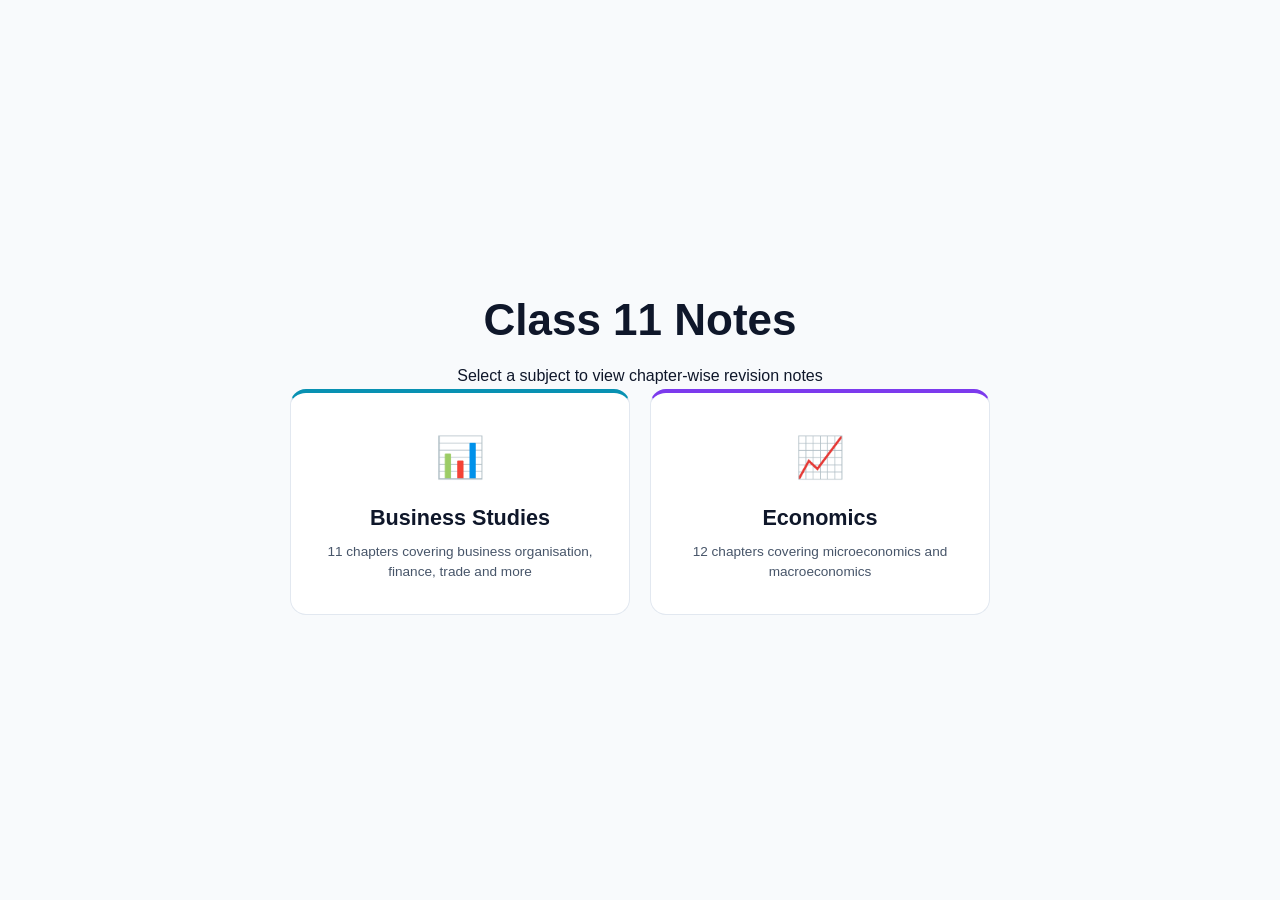
<file: index.html>
<!DOCTYPE html>
<html lang="en">
<head>
  <meta charset="UTF-8">
  <meta name="viewport" content="width=device-width, initial-scale=1.0">
  <title>Class 11 Notes</title>
  <link rel="stylesheet" href="css/style.css">
</head>
<body>
  <main class="home">
    <h1>Class 11 Notes</h1>
    <p>Select a subject to view chapter-wise revision notes</p>
    <div class="subjects">
      <a href="bst/" class="subject-card bst">
        <div class="icon">📊</div>
        <h2>Business Studies</h2>
        <p>11 chapters covering business organisation, finance, trade and more</p>
      </a>
      <a href="economics/" class="subject-card economics">
        <div class="icon">📈</div>
        <h2>Economics</h2>
        <p>12 chapters covering microeconomics and macroeconomics</p>
      </a>
    </div>
  </main>
</body>
</html>
</file>
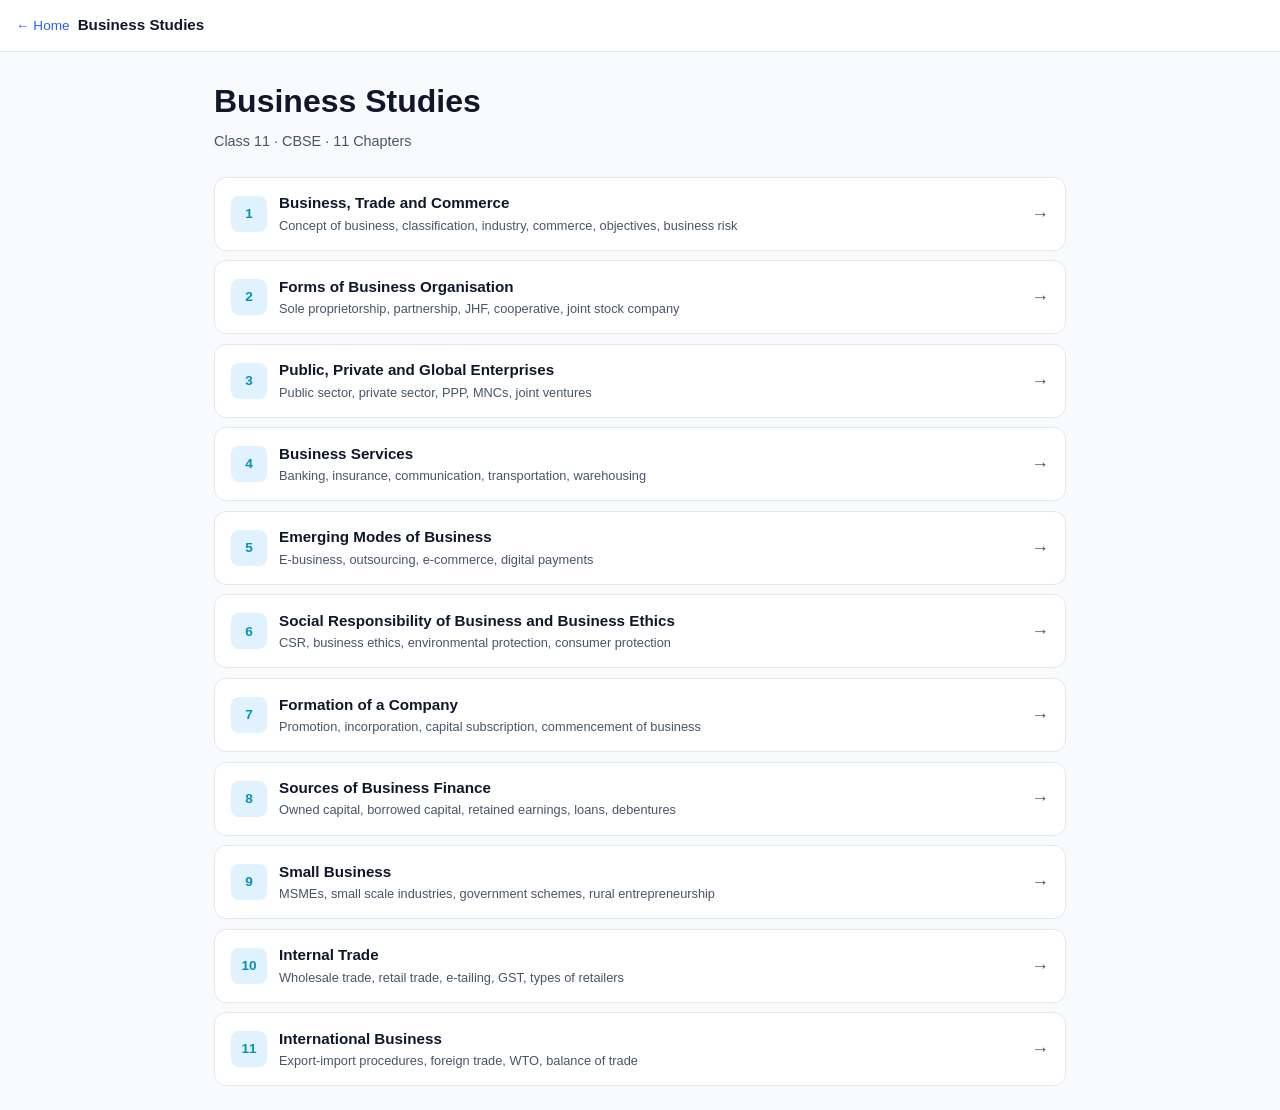
<file: bst/index.html>
<!DOCTYPE html>
<html lang="en">
<head>
  <meta charset="UTF-8">
  <meta name="viewport" content="width=device-width, initial-scale=1.0">
  <title>Business Studies - Chapters</title>
  <link rel="stylesheet" href="../css/style.css">
</head>
<body>
  <div class="top-bar">
    <a href="../" class="back">← Home</a>
    <span class="title">Business Studies</span>
  </div>

  <main class="chapters-page">
    <h1>Business Studies</h1>
    <p class="subtitle">Class 11 · CBSE · 11 Chapters</p>

    <div class="chapter-list">
      <a href="ch1-business-trade-commerce.html" class="chapter-item bst">
        <span class="num">1</span>
        <div class="info">
          <h3>Business, Trade and Commerce</h3>
          <p>Concept of business, classification, industry, commerce, objectives, business risk</p>
        </div>
        <span class="arrow">→</span>
      </a>

      <a href="ch2-forms-of-business-organisation.html" class="chapter-item bst">
        <span class="num">2</span>
        <div class="info">
          <h3>Forms of Business Organisation</h3>
          <p>Sole proprietorship, partnership, JHF, cooperative, joint stock company</p>
        </div>
        <span class="arrow">→</span>
      </a>

      <a href="ch3-public-private-global-enterprises.html" class="chapter-item bst">
        <span class="num">3</span>
        <div class="info">
          <h3>Public, Private and Global Enterprises</h3>
          <p>Public sector, private sector, PPP, MNCs, joint ventures</p>
        </div>
        <span class="arrow">→</span>
      </a>

      <a href="ch4-business-services.html" class="chapter-item bst">
        <span class="num">4</span>
        <div class="info">
          <h3>Business Services</h3>
          <p>Banking, insurance, communication, transportation, warehousing</p>
        </div>
        <span class="arrow">→</span>
      </a>

      <a href="ch5-emerging-modes-of-business.html" class="chapter-item bst">
        <span class="num">5</span>
        <div class="info">
          <h3>Emerging Modes of Business</h3>
          <p>E-business, outsourcing, e-commerce, digital payments</p>
        </div>
        <span class="arrow">→</span>
      </a>

      <a href="ch6-social-responsibility-of-business.html" class="chapter-item bst">
        <span class="num">6</span>
        <div class="info">
          <h3>Social Responsibility of Business and Business Ethics</h3>
          <p>CSR, business ethics, environmental protection, consumer protection</p>
        </div>
        <span class="arrow">→</span>
      </a>

      <a href="ch7-formation-of-a-company.html" class="chapter-item bst">
        <span class="num">7</span>
        <div class="info">
          <h3>Formation of a Company</h3>
          <p>Promotion, incorporation, capital subscription, commencement of business</p>
        </div>
        <span class="arrow">→</span>
      </a>

      <a href="ch8-sources-of-business-finance.html" class="chapter-item bst">
        <span class="num">8</span>
        <div class="info">
          <h3>Sources of Business Finance</h3>
          <p>Owned capital, borrowed capital, retained earnings, loans, debentures</p>
        </div>
        <span class="arrow">→</span>
      </a>

      <a href="ch9-small-business.html" class="chapter-item bst">
        <span class="num">9</span>
        <div class="info">
          <h3>Small Business</h3>
          <p>MSMEs, small scale industries, government schemes, rural entrepreneurship</p>
        </div>
        <span class="arrow">→</span>
      </a>

      <a href="ch10-internal-trade.html" class="chapter-item bst">
        <span class="num">10</span>
        <div class="info">
          <h3>Internal Trade</h3>
          <p>Wholesale trade, retail trade, e-tailing, GST, types of retailers</p>
        </div>
        <span class="arrow">→</span>
      </a>

      <a href="ch11-international-business.html" class="chapter-item bst">
        <span class="num">11</span>
        <div class="info">
          <h3>International Business</h3>
          <p>Export-import procedures, foreign trade, WTO, balance of trade</p>
        </div>
        <span class="arrow">→</span>
      </a>
    </div>
  </main>
</body>
</html>
</file>
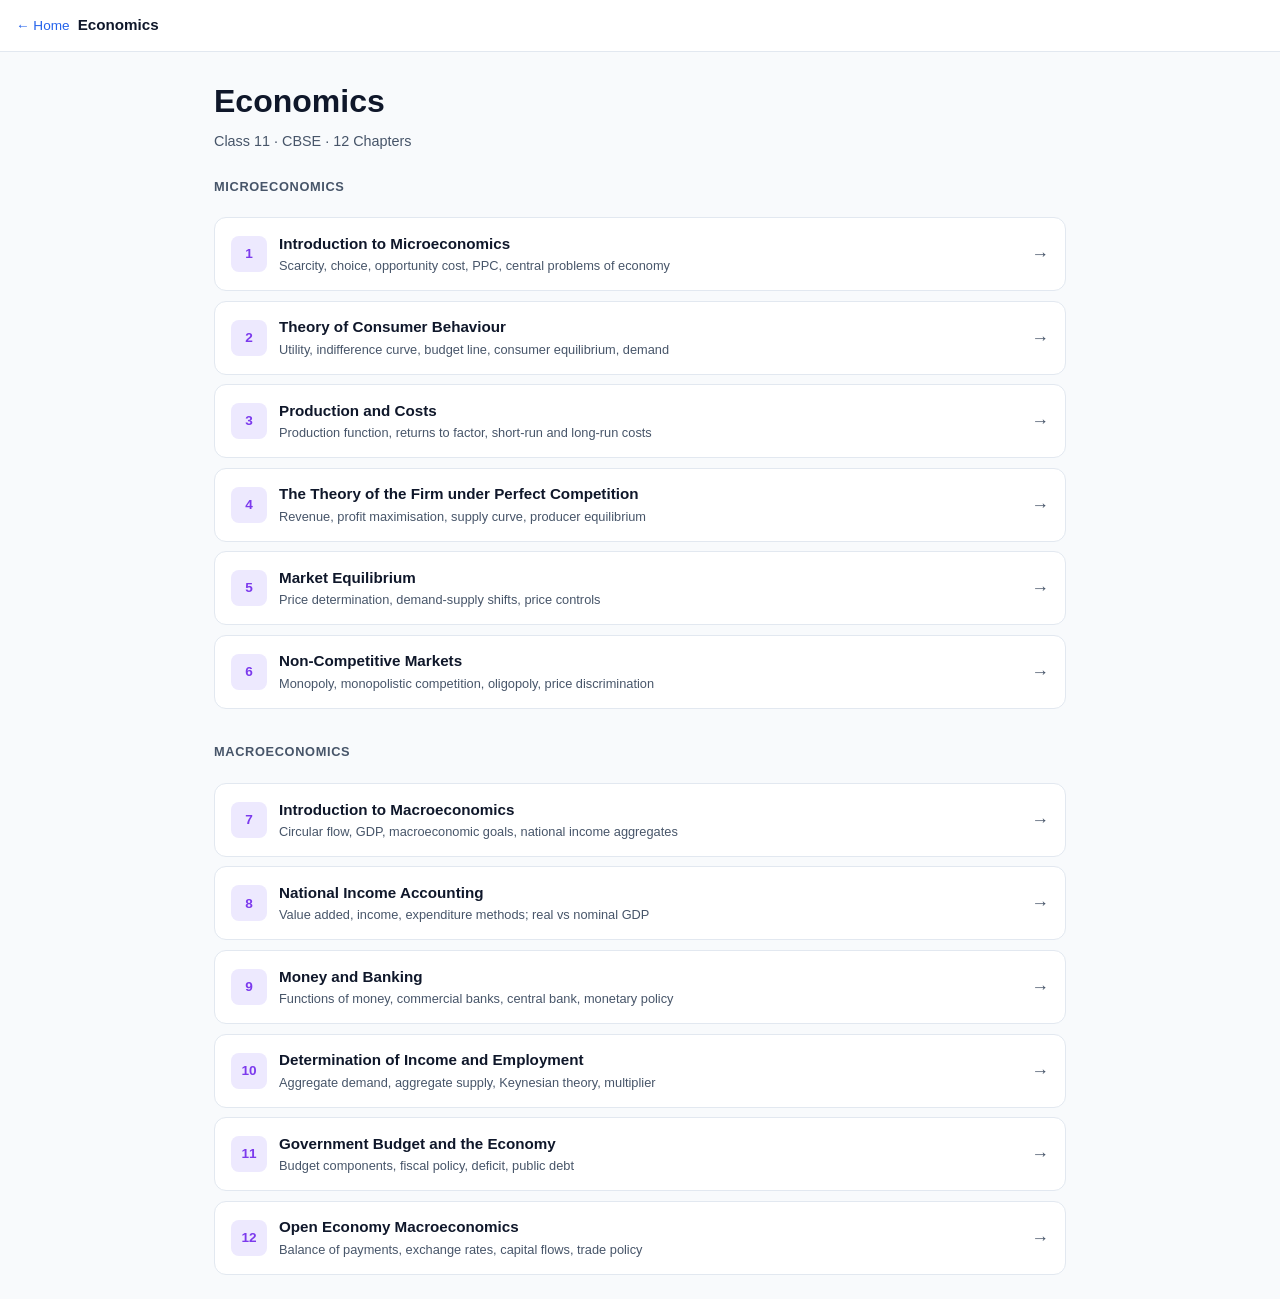
<file: economics/index.html>
<!DOCTYPE html>
<html lang="en">
<head>
  <meta charset="UTF-8">
  <meta name="viewport" content="width=device-width, initial-scale=1.0">
  <title>Economics - Chapters</title>
  <link rel="stylesheet" href="../css/style.css">
</head>
<body>
  <div class="top-bar">
    <a href="../" class="back">← Home</a>
    <span class="title">Economics</span>
  </div>

  <main class="chapters-page">
    <h1>Economics</h1>
    <p class="subtitle">Class 11 · CBSE · 12 Chapters</p>

    <div class="chapter-list">

      <div class="chapter-list chapter-group">
        <h3 class="group-label">Microeconomics</h3>

        <a href="ch1-introduction-to-microeconomics.html" class="chapter-item econ">
          <span class="num">1</span>
          <div class="info">
            <h3>Introduction to Microeconomics</h3>
            <p>Scarcity, choice, opportunity cost, PPC, central problems of economy</p>
          </div>
          <span class="arrow">→</span>
        </a>

        <a href="ch2-theory-of-consumer-behaviour.html" class="chapter-item econ">
          <span class="num">2</span>
          <div class="info">
            <h3>Theory of Consumer Behaviour</h3>
            <p>Utility, indifference curve, budget line, consumer equilibrium, demand</p>
          </div>
          <span class="arrow">→</span>
        </a>

        <a href="ch3-production-and-costs.html" class="chapter-item econ">
          <span class="num">3</span>
          <div class="info">
            <h3>Production and Costs</h3>
            <p>Production function, returns to factor, short-run and long-run costs</p>
          </div>
          <span class="arrow">→</span>
        </a>

        <a href="ch4-theory-of-firm-under-perfect-competition.html" class="chapter-item econ">
          <span class="num">4</span>
          <div class="info">
            <h3>The Theory of the Firm under Perfect Competition</h3>
            <p>Revenue, profit maximisation, supply curve, producer equilibrium</p>
          </div>
          <span class="arrow">→</span>
        </a>

        <a href="ch5-market-equilibrium.html" class="chapter-item econ">
          <span class="num">5</span>
          <div class="info">
            <h3>Market Equilibrium</h3>
            <p>Price determination, demand-supply shifts, price controls</p>
          </div>
          <span class="arrow">→</span>
        </a>

        <a href="ch6-non-competitive-markets.html" class="chapter-item econ">
          <span class="num">6</span>
          <div class="info">
            <h3>Non-Competitive Markets</h3>
            <p>Monopoly, monopolistic competition, oligopoly, price discrimination</p>
          </div>
          <span class="arrow">→</span>
        </a>
      </div>

      <div class="chapter-list">
        <h3 class="group-label">Macroeconomics</h3>

        <a href="ch7-introduction-to-macroeconomics.html" class="chapter-item econ">
          <span class="num">7</span>
          <div class="info">
            <h3>Introduction to Macroeconomics</h3>
            <p>Circular flow, GDP, macroeconomic goals, national income aggregates</p>
          </div>
          <span class="arrow">→</span>
        </a>

        <a href="ch8-national-income-accounting.html" class="chapter-item econ">
          <span class="num">8</span>
          <div class="info">
            <h3>National Income Accounting</h3>
            <p>Value added, income, expenditure methods; real vs nominal GDP</p>
          </div>
          <span class="arrow">→</span>
        </a>

        <a href="ch9-money-and-banking.html" class="chapter-item econ">
          <span class="num">9</span>
          <div class="info">
            <h3>Money and Banking</h3>
            <p>Functions of money, commercial banks, central bank, monetary policy</p>
          </div>
          <span class="arrow">→</span>
        </a>

        <a href="ch10-determination-of-income-and-employment.html" class="chapter-item econ">
          <span class="num">10</span>
          <div class="info">
            <h3>Determination of Income and Employment</h3>
            <p>Aggregate demand, aggregate supply, Keynesian theory, multiplier</p>
          </div>
          <span class="arrow">→</span>
        </a>

        <a href="ch11-government-budget-and-economy.html" class="chapter-item econ">
          <span class="num">11</span>
          <div class="info">
            <h3>Government Budget and the Economy</h3>
            <p>Budget components, fiscal policy, deficit, public debt</p>
          </div>
          <span class="arrow">→</span>
        </a>

        <a href="ch12-open-economy-macroeconomics.html" class="chapter-item econ">
          <span class="num">12</span>
          <div class="info">
            <h3>Open Economy Macroeconomics</h3>
            <p>Balance of payments, exchange rates, capital flows, trade policy</p>
          </div>
          <span class="arrow">→</span>
        </a>
      </div>

    </div>
  </main>
</body>
</html>
</file>
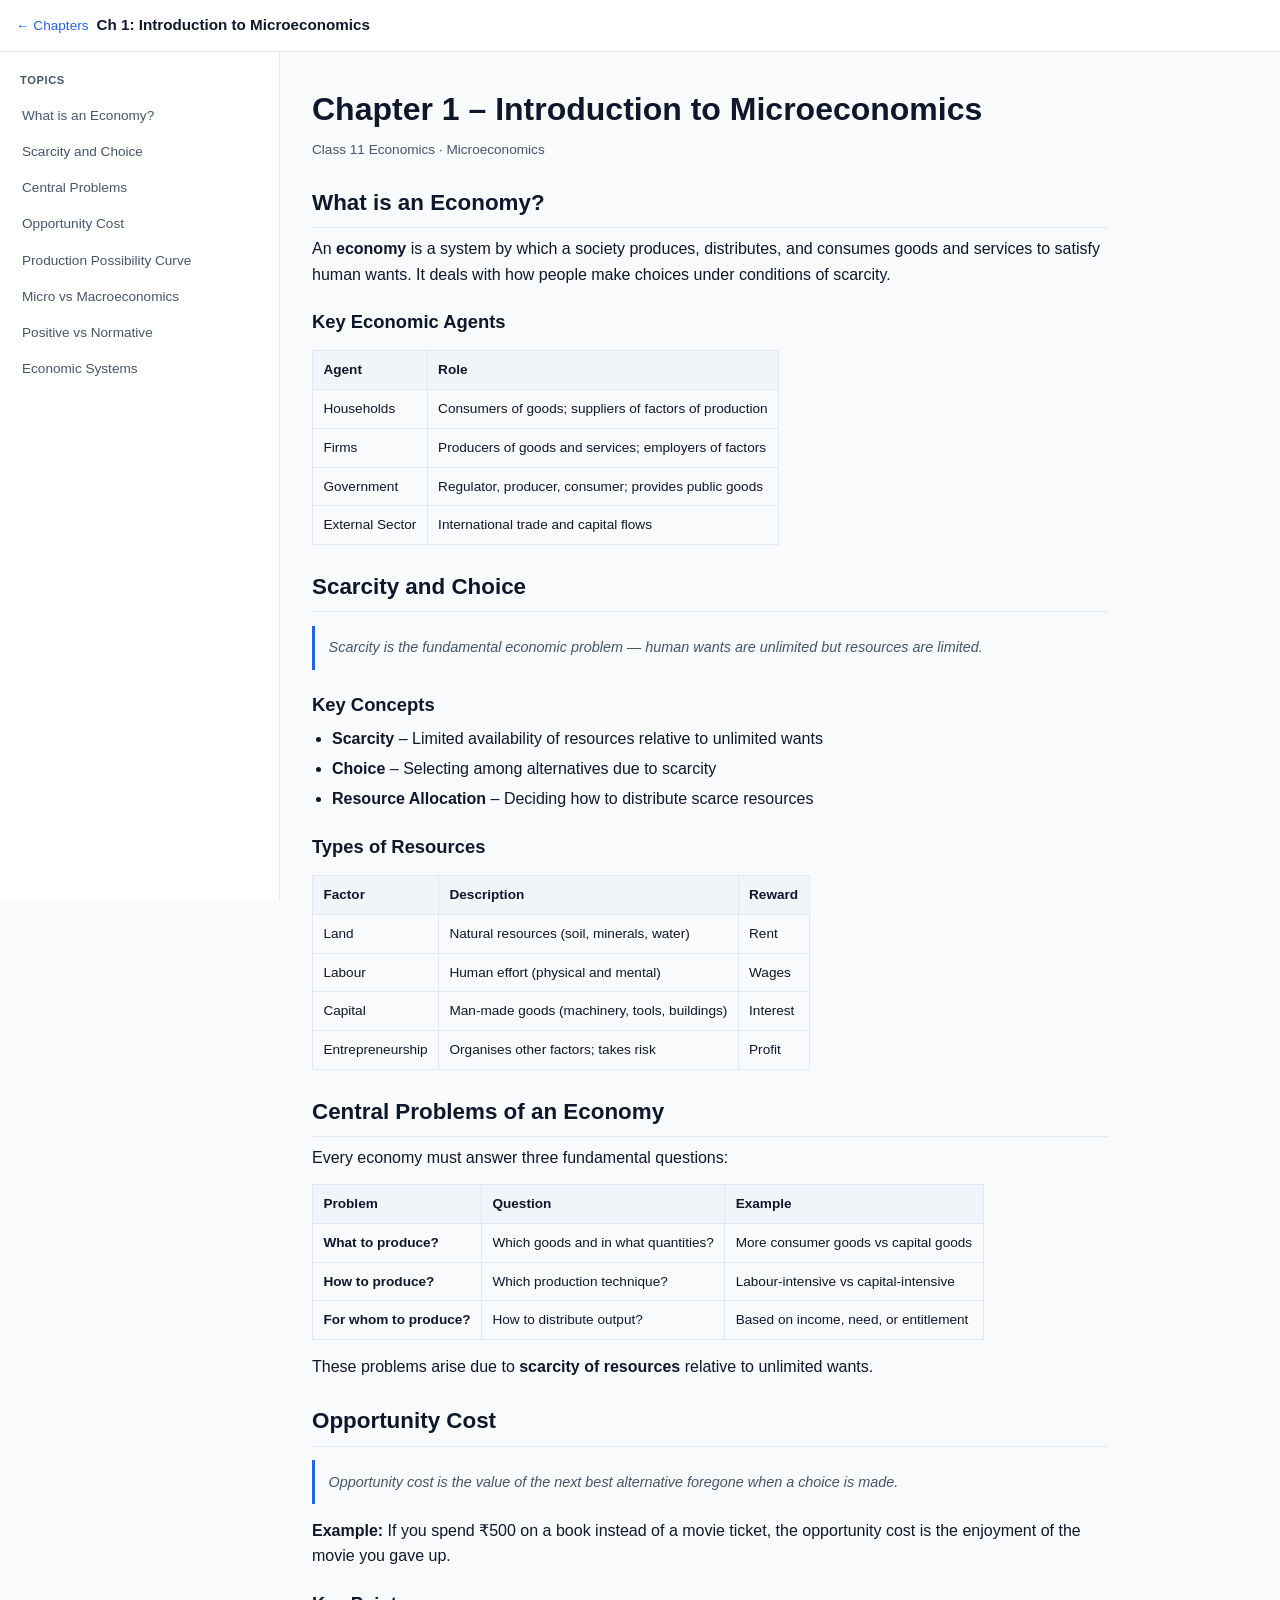
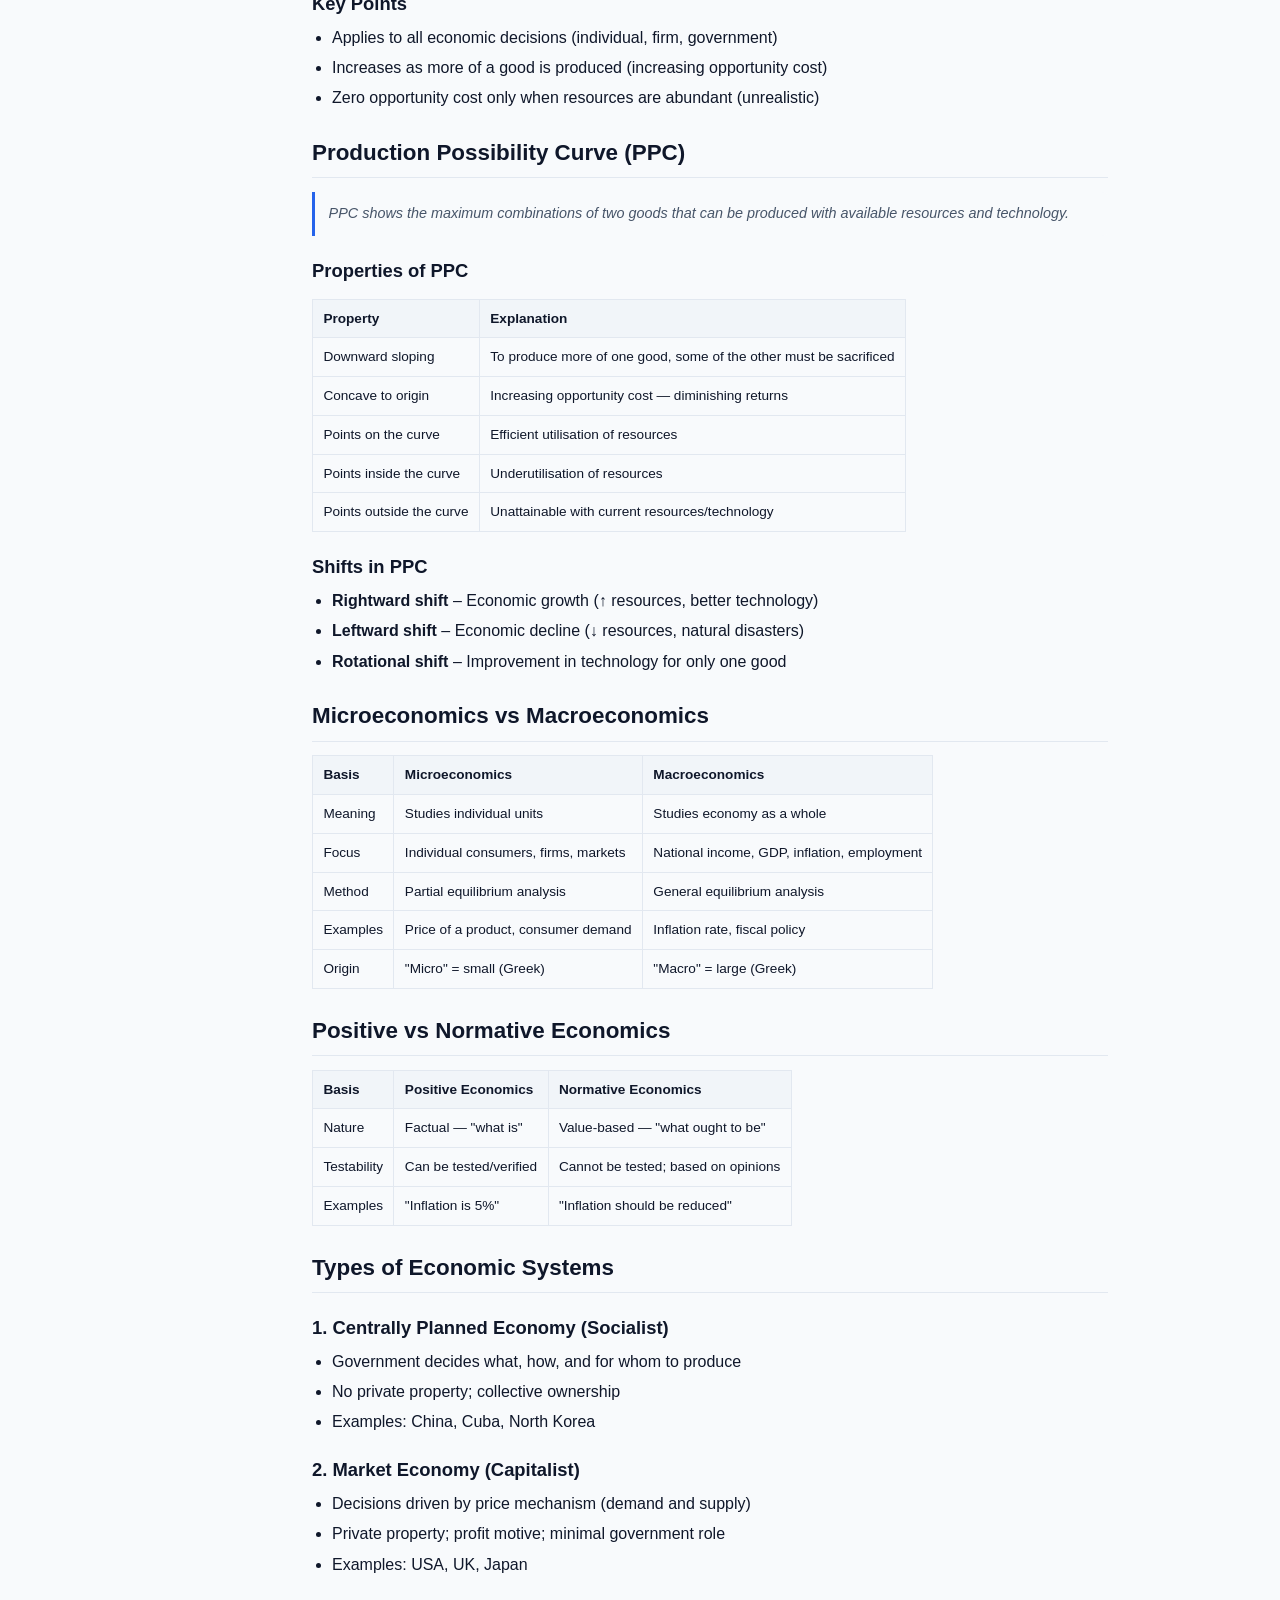
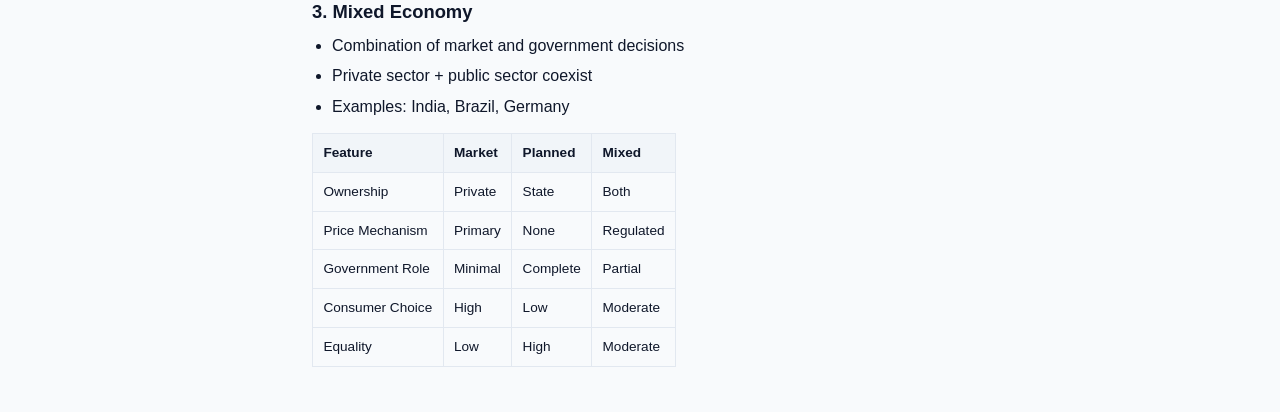
<file: economics/ch1-introduction-to-microeconomics.html>
<!DOCTYPE html>
<html lang="en">
<head>
  <meta charset="UTF-8">
  <meta name="viewport" content="width=device-width, initial-scale=1.0">
  <title>Chapter 1 - Introduction to Microeconomics | Economics</title>
  <link rel="stylesheet" href="../css/style.css">
</head>
<body>
  <div class="top-bar">
    <a href="./" class="back">← Chapters</a>
    <span class="title">Ch 1: Introduction to Microeconomics</span>
    <button class="menu-toggle" id="menuToggle" aria-label="Toggle topics menu">☰</button>
  </div>
  <div class="sidebar-backdrop" id="backdrop"></div>

  <div class="doc-layout">
    <aside class="doc-sidebar" id="sidebar">
      <h3>Topics</h3>
      <nav>
        <a href="#economy">What is an Economy?</a>
        <a href="#scarcity">Scarcity and Choice</a>
        <a href="#central-problems">Central Problems</a>
        <a href="#opportunity-cost">Opportunity Cost</a>
        <a href="#ppc">Production Possibility Curve</a>
        <a href="#micro-vs-macro">Micro vs Macroeconomics</a>
        <a href="#positive-normative">Positive vs Normative</a>
        <a href="#economic-systems">Economic Systems</a>
      </nav>
    </aside>

    <main class="doc-content">
      <h1>Chapter 1 – Introduction to Microeconomics</h1>
      <p class="meta">Class 11 Economics · Microeconomics</p>

      <section id="economy">
        <h2>What is an Economy?</h2>
        <p>An <strong>economy</strong> is a system by which a society produces, distributes, and consumes goods and services to satisfy human wants. It deals with how people make choices under conditions of scarcity.</p>

        <h3>Key Economic Agents</h3>
        <table>
          <tr><th>Agent</th><th>Role</th></tr>
          <tr><td>Households</td><td>Consumers of goods; suppliers of factors of production</td></tr>
          <tr><td>Firms</td><td>Producers of goods and services; employers of factors</td></tr>
          <tr><td>Government</td><td>Regulator, producer, consumer; provides public goods</td></tr>
          <tr><td>External Sector</td><td>International trade and capital flows</td></tr>
        </table>
      </section>

      <section id="scarcity">
        <h2>Scarcity and Choice</h2>
        <blockquote>Scarcity is the fundamental economic problem — human wants are unlimited but resources are limited.</blockquote>

        <h3>Key Concepts</h3>
        <ul>
          <li><strong>Scarcity</strong> – Limited availability of resources relative to unlimited wants</li>
          <li><strong>Choice</strong> – Selecting among alternatives due to scarcity</li>
          <li><strong>Resource Allocation</strong> – Deciding how to distribute scarce resources</li>
        </ul>

        <h3>Types of Resources</h3>
        <table>
          <tr><th>Factor</th><th>Description</th><th>Reward</th></tr>
          <tr><td>Land</td><td>Natural resources (soil, minerals, water)</td><td>Rent</td></tr>
          <tr><td>Labour</td><td>Human effort (physical and mental)</td><td>Wages</td></tr>
          <tr><td>Capital</td><td>Man-made goods (machinery, tools, buildings)</td><td>Interest</td></tr>
          <tr><td>Entrepreneurship</td><td>Organises other factors; takes risk</td><td>Profit</td></tr>
        </table>
      </section>

      <section id="central-problems">
        <h2>Central Problems of an Economy</h2>
        <p>Every economy must answer three fundamental questions:</p>

        <table>
          <tr><th>Problem</th><th>Question</th><th>Example</th></tr>
          <tr><td><strong>What to produce?</strong></td><td>Which goods and in what quantities?</td><td>More consumer goods vs capital goods</td></tr>
          <tr><td><strong>How to produce?</strong></td><td>Which production technique?</td><td>Labour-intensive vs capital-intensive</td></tr>
          <tr><td><strong>For whom to produce?</strong></td><td>How to distribute output?</td><td>Based on income, need, or entitlement</td></tr>
        </table>

        <p>These problems arise due to <strong>scarcity of resources</strong> relative to unlimited wants.</p>
      </section>

      <section id="opportunity-cost">
        <h2>Opportunity Cost</h2>
        <blockquote>Opportunity cost is the value of the next best alternative foregone when a choice is made.</blockquote>

        <p><strong>Example:</strong> If you spend ₹500 on a book instead of a movie ticket, the opportunity cost is the enjoyment of the movie you gave up.</p>

        <h3>Key Points</h3>
        <ul>
          <li>Applies to all economic decisions (individual, firm, government)</li>
          <li>Increases as more of a good is produced (increasing opportunity cost)</li>
          <li>Zero opportunity cost only when resources are abundant (unrealistic)</li>
        </ul>
      </section>

      <section id="ppc">
        <h2>Production Possibility Curve (PPC)</h2>
        <blockquote>PPC shows the maximum combinations of two goods that can be produced with available resources and technology.</blockquote>

        <h3>Properties of PPC</h3>
        <table>
          <tr><th>Property</th><th>Explanation</th></tr>
          <tr><td>Downward sloping</td><td>To produce more of one good, some of the other must be sacrificed</td></tr>
          <tr><td>Concave to origin</td><td>Increasing opportunity cost — diminishing returns</td></tr>
          <tr><td>Points on the curve</td><td>Efficient utilisation of resources</td></tr>
          <tr><td>Points inside the curve</td><td>Underutilisation of resources</td></tr>
          <tr><td>Points outside the curve</td><td>Unattainable with current resources/technology</td></tr>
        </table>

        <h3>Shifts in PPC</h3>
        <ul>
          <li><strong>Rightward shift</strong> – Economic growth (↑ resources, better technology)</li>
          <li><strong>Leftward shift</strong> – Economic decline (↓ resources, natural disasters)</li>
          <li><strong>Rotational shift</strong> – Improvement in technology for only one good</li>
        </ul>
      </section>

      <section id="micro-vs-macro">
        <h2>Microeconomics vs Macroeconomics</h2>
        <table>
          <tr><th>Basis</th><th>Microeconomics</th><th>Macroeconomics</th></tr>
          <tr><td>Meaning</td><td>Studies individual units</td><td>Studies economy as a whole</td></tr>
          <tr><td>Focus</td><td>Individual consumers, firms, markets</td><td>National income, GDP, inflation, employment</td></tr>
          <tr><td>Method</td><td>Partial equilibrium analysis</td><td>General equilibrium analysis</td></tr>
          <tr><td>Examples</td><td>Price of a product, consumer demand</td><td>Inflation rate, fiscal policy</td></tr>
          <tr><td>Origin</td><td>"Micro" = small (Greek)</td><td>"Macro" = large (Greek)</td></tr>
        </table>
      </section>

      <section id="positive-normative">
        <h2>Positive vs Normative Economics</h2>
        <table>
          <tr><th>Basis</th><th>Positive Economics</th><th>Normative Economics</th></tr>
          <tr><td>Nature</td><td>Factual — "what is"</td><td>Value-based — "what ought to be"</td></tr>
          <tr><td>Testability</td><td>Can be tested/verified</td><td>Cannot be tested; based on opinions</td></tr>
          <tr><td>Examples</td><td>"Inflation is 5%"</td><td>"Inflation should be reduced"</td></tr>
        </table>
      </section>

      <section id="economic-systems">
        <h2>Types of Economic Systems</h2>

        <h3>1. Centrally Planned Economy (Socialist)</h3>
        <ul>
          <li>Government decides what, how, and for whom to produce</li>
          <li>No private property; collective ownership</li>
          <li>Examples: China, Cuba, North Korea</li>
        </ul>

        <h3>2. Market Economy (Capitalist)</h3>
        <ul>
          <li>Decisions driven by price mechanism (demand and supply)</li>
          <li>Private property; profit motive; minimal government role</li>
          <li>Examples: USA, UK, Japan</li>
        </ul>

        <h3>3. Mixed Economy</h3>
        <ul>
          <li>Combination of market and government decisions</li>
          <li>Private sector + public sector coexist</li>
          <li>Examples: India, Brazil, Germany</li>
        </ul>

        <table>
          <tr><th>Feature</th><th>Market</th><th>Planned</th><th>Mixed</th></tr>
          <tr><td>Ownership</td><td>Private</td><td>State</td><td>Both</td></tr>
          <tr><td>Price Mechanism</td><td>Primary</td><td>None</td><td>Regulated</td></tr>
          <tr><td>Government Role</td><td>Minimal</td><td>Complete</td><td>Partial</td></tr>
          <tr><td>Consumer Choice</td><td>High</td><td>Low</td><td>Moderate</td></tr>
          <tr><td>Equality</td><td>Low</td><td>High</td><td>Moderate</td></tr>
        </table>
      </section>
    </main>
  </div>
  <script>
    const sidebar = document.getElementById('sidebar');
    const toggle = document.getElementById('menuToggle');
    const backdrop = document.getElementById('backdrop');
    function openSidebar() { sidebar.classList.add('open'); backdrop.classList.add('show'); }
    function closeSidebar() { sidebar.classList.remove('open'); backdrop.classList.remove('show'); }
    toggle.addEventListener('click', openSidebar);
    backdrop.addEventListener('click', closeSidebar);
    sidebar.querySelectorAll('a').forEach(a => a.addEventListener('click', closeSidebar));
  </script>
</body>
</html>
</file>
<file: css/style.css>
:root {
  --primary: #2563eb;
  --primary-dark: #1d4ed8;
  --primary-light: #dbeafe;
  --accent-bst: #0891b2;
  --accent-econ: #7c3aed;
  --bg: #f8fafc;
  --surface: #ffffff;
  --text: #0f172a;
  --text-secondary: #475569;
  --border: #e2e8f0;
  --sidebar-width: 280px;
  --topbar-height: 52px;
}

@import url('https://fonts.googleapis.com/css2?family=Inter:wght@400;500;600;700&display=swap');

* { margin: 0; padding: 0; box-sizing: border-box; }

body {
  font-family: 'Inter', -apple-system, BlinkMacSystemFont, 'Segoe UI', Roboto, sans-serif;
  background: var(--bg);
  color: var(--text);
  line-height: 1.6;
}

a { color: inherit; text-decoration: none; }

/* ── Homepage ── */
.home {
  display: flex;
  flex-direction: column;
  align-items: center;
  justify-content: center;
  min-height: 100dvh;
  padding: 2rem 1.25rem;
  text-align: center;
}

.home h1 { font-size: clamp(1.75rem, 5vw, 2.75rem); font-weight: 700; margin-bottom: 0.5rem; }

.home .subtitle {
  font-size: clamp(0.95rem, 2.5vw, 1.1rem);
  color: var(--text-secondary);
  margin-bottom: 2.5rem;
  max-width: 400px;
}

.subjects {
  display: flex;
  gap: 1.25rem;
  flex-wrap: wrap;
  justify-content: center;
  width: 100%;
  max-width: 700px;
}

.subject-card {
  flex: 1;
  min-width: 260px;
  max-width: 340px;
  padding: 2rem 1.5rem;
  border-radius: 1rem;
  background: var(--surface);
  border: 1px solid var(--border);
  transition: transform 0.2s, box-shadow 0.2s;
  cursor: pointer;
}

.subject-card:hover { transform: translateY(-4px); box-shadow: 0 12px 24px rgba(0,0,0,0.08); }

.subject-card .icon { font-size: 2.5rem; margin-bottom: 0.75rem; }

.subject-card h2 { font-size: 1.35rem; margin-bottom: 0.4rem; }

.subject-card p { font-size: 0.85rem; color: var(--text-secondary); margin-bottom: 0; line-height: 1.5; }

.subject-card.bst { border-top: 4px solid var(--accent-bst); }
.subject-card.economics { border-top: 4px solid var(--accent-econ); }

/* ── Header ── */
.top-bar {
  background: var(--surface);
  border-bottom: 1px solid var(--border);
  padding: 0 1rem;
  display: flex;
  align-items: center;
  gap: 0.5rem;
  position: sticky;
  top: 0;
  z-index: 100;
  height: var(--topbar-height);
}

.top-bar .back {
  font-size: 0.85rem;
  color: var(--primary);
  font-weight: 500;
  white-space: nowrap;
  display: flex;
  align-items: center;
  gap: 0.2rem;
  padding: 0.25rem 0;
}

.top-bar .back:hover { text-decoration: underline; }

.top-bar .title {
  font-weight: 600;
  font-size: 0.95rem;
  overflow: hidden;
  text-overflow: ellipsis;
  white-space: nowrap;
}

/* Hamburger button */
.menu-toggle {
  display: none;
  background: none;
  border: none;
  font-size: 1.4rem;
  cursor: pointer;
  color: var(--text);
  padding: 0.25rem;
  margin-left: auto;
  line-height: 1;
  z-index: 110;
}

/* ── Chapters List ── */
.chapters-page {
  max-width: 900px;
  margin: 0 auto;
  padding: 1.5rem;
}

.chapters-page h1 { font-size: clamp(1.4rem, 4vw, 2rem); margin-bottom: 0.15rem; }

.chapters-page .subtitle {
  color: var(--text-secondary);
  font-size: 0.9rem;
  margin-bottom: 1.5rem;
}

.chapter-list { display: flex; flex-direction: column; gap: 0.6rem; }
.chapter-group { margin-bottom: 1.5rem; }
.group-label { font-size: 0.8rem; text-transform: uppercase; letter-spacing: 0.05em; color: var(--text-secondary); margin-bottom: 0.65rem; }

.chapter-item {
  display: flex;
  align-items: center;
  gap: 0.75rem;
  padding: 0.85rem 1rem;
  background: var(--surface);
  border: 1px solid var(--border);
  border-radius: 0.75rem;
  transition: border-color 0.2s, box-shadow 0.2s;
  cursor: pointer;
  -webkit-tap-highlight-color: transparent;
}

.chapter-item:hover { border-color: var(--primary); box-shadow: 0 2px 8px rgba(37,99,235,0.1); }

.chapter-item .num {
  width: 36px;
  height: 36px;
  display: flex;
  align-items: center;
  justify-content: center;
  border-radius: 0.5rem;
  font-weight: 700;
  font-size: 0.85rem;
  flex-shrink: 0;
}

.chapter-item.bst .num { background: #e0f2fe; color: var(--accent-bst); }
.chapter-item.econ .num { background: #ede9fe; color: var(--accent-econ); }

.chapter-item .info { flex: 1; min-width: 0; }

.chapter-item .info h3 { font-size: 0.95rem; font-weight: 600; }

.chapter-item .info p {
  font-size: 0.8rem;
  color: var(--text-secondary);
  white-space: nowrap;
  overflow: hidden;
  text-overflow: ellipsis;
}

.chapter-item .arrow { color: var(--text-secondary); font-size: 1.1rem; flex-shrink: 0; }

/* ── Chapter Detail (Doc Layout) ── */
.doc-layout { display: flex; min-height: calc(100dvh - var(--topbar-height)); }

.doc-sidebar {
  width: var(--sidebar-width);
  flex-shrink: 0;
  background: var(--surface);
  border-right: 1px solid var(--border);
  padding: 1.25rem 0;
  overflow-y: auto;
  position: sticky;
  top: var(--topbar-height);
  height: calc(100dvh - var(--topbar-height));
}

.doc-sidebar h3 {
  font-size: 0.7rem;
  text-transform: uppercase;
  letter-spacing: 0.05em;
  color: var(--text-secondary);
  padding: 0 1.25rem;
  margin-bottom: 0.5rem;
}

.doc-sidebar nav a {
  display: block;
  padding: 0.45rem 1.25rem;
  font-size: 0.85rem;
  color: var(--text-secondary);
  border-left: 2px solid transparent;
  transition: all 0.15s;
}

.doc-sidebar nav a:hover,
.doc-sidebar nav a.active {
  color: var(--primary);
  background: var(--primary-light);
  border-left-color: var(--primary);
}

.doc-content {
  flex: 1;
  padding: 2rem;
  max-width: 860px;
  min-width: 0;
}

.doc-content h1 { font-size: clamp(1.4rem, 4vw, 2rem); margin-bottom: 0.25rem; }

.doc-content .meta {
  color: var(--text-secondary);
  font-size: 0.85rem;
  margin-bottom: 1.5rem;
}

.doc-content h2 {
  font-size: clamp(1.15rem, 3vw, 1.4rem);
  margin: 1.5rem 0 0.5rem;
  padding-bottom: 0.4rem;
  border-bottom: 1px solid var(--border);
}

.doc-content h3 { font-size: clamp(1rem, 2.5vw, 1.15rem); margin: 1.25rem 0 0.4rem; }

.doc-content p { margin-bottom: 0.85rem; }

.doc-content ul, .doc-content ol { margin: 0.4rem 0 0.85rem 1.25rem; }

.doc-content li { margin-bottom: 0.3rem; }

.doc-content hr { border: none; border-top: 1px solid var(--border); margin: 1.5rem 0; }

.doc-content blockquote {
  border-left: 3px solid var(--primary);
  background: #f8fafc;
  padding: 0.65rem 0.85rem;
  margin: 0.85rem 0;
  border-radius: 0 0.375rem 0.375rem 0;
  color: var(--text-secondary);
  font-style: italic;
  font-size: 0.9rem;
}

.doc-content table {
  width: 100%;
  border-collapse: collapse;
  margin: 0.85rem 0;
  font-size: 0.85rem;
  display: block;
  overflow-x: auto;
  -webkit-overflow-scrolling: touch;
}

.doc-content table:not(.no-wrap) { white-space: nowrap; }

.doc-content th, .doc-content td {
  padding: 0.5rem 0.65rem;
  border: 1px solid var(--border);
  text-align: left;
}

.doc-content th { background: #f1f5f9; font-weight: 600; }

.doc-content code {
  background: #f1f5f9;
  padding: 0.15rem 0.35rem;
  border-radius: 0.25rem;
  font-size: 0.85em;
  word-break: break-word;
}

.doc-content img { max-width: 100%; height: auto; }

.doc-content .tag {
  display: inline-block;
  padding: 0.15rem 0.5rem;
  border-radius: 999px;
  font-size: 0.7rem;
  font-weight: 600;
}

.tag-merit { background: #dcfce7; color: #166534; }
.tag-limitation { background: #fce7f3; color: #9d174d; }
.tag-note { background: #fef3c7; color: #92400e; }

/* Sidebar backdrop */
.sidebar-backdrop {
  display: none;
  position: fixed;
  inset: 0;
  background: rgba(0,0,0,0.3);
  z-index: 98;
}

/* ── Responsive ── */
@media (max-width: 768px) {
  .home { padding: 2rem 1rem; }

  .subjects { gap: 1rem; }
  .subject-card { min-width: 100%; max-width: 100%; padding: 1.5rem 1.25rem; }

  .chapters-page { padding: 1rem; }
  .chapters-page .subtitle { margin-bottom: 1rem; }

  .chapter-item { padding: 0.75rem 0.85rem; }
  .chapter-item .num { width: 32px; height: 32px; font-size: 0.8rem; }
  .chapter-item .info h3 { font-size: 0.9rem; }
  .chapter-item .info p { font-size: 0.75rem; }

  .top-bar { padding: 0 0.75rem; }
  .top-bar .title { font-size: 0.85rem; }

  /* Sidebar becomes overlay drawer on mobile */
  .menu-toggle { display: block; }

  .doc-sidebar {
    position: fixed;
    top: var(--topbar-height);
    left: 0;
    width: 280px;
    max-width: 80vw;
    height: calc(100dvh - var(--topbar-height));
    z-index: 99;
    border-right: 1px solid var(--border);
    box-shadow: 4px 0 16px rgba(0,0,0,0.1);
    transform: translateX(-100%);
    transition: transform 0.25s ease;
  }

  .doc-sidebar.open { transform: translateX(0); }

  .sidebar-backdrop.show { display: block; }

  .doc-content { padding: 1.25rem 1rem; }

  .doc-content table { font-size: 0.8rem; }
  .doc-content th, .doc-content td { padding: 0.4rem 0.5rem; }
  .doc-content blockquote { font-size: 0.85rem; padding: 0.5rem 0.75rem; }
}

@media (max-width: 480px) {
  .home h1 { font-size: 1.5rem; }
  .subject-card { padding: 1.25rem 1rem; }
  .subject-card .icon { font-size: 2rem; }
  .subject-card h2 { font-size: 1.15rem; }

  .doc-content { padding: 1rem 0.75rem; }
  .doc-content h1 { font-size: 1.25rem; }
  .doc-content h2 { font-size: 1.05rem; }
  .doc-content blockquote { font-size: 0.8rem; }
  .doc-content table { font-size: 0.75rem; }

  .top-bar .title { font-size: 0.8rem; max-width: 50vw; }
}
</file>
